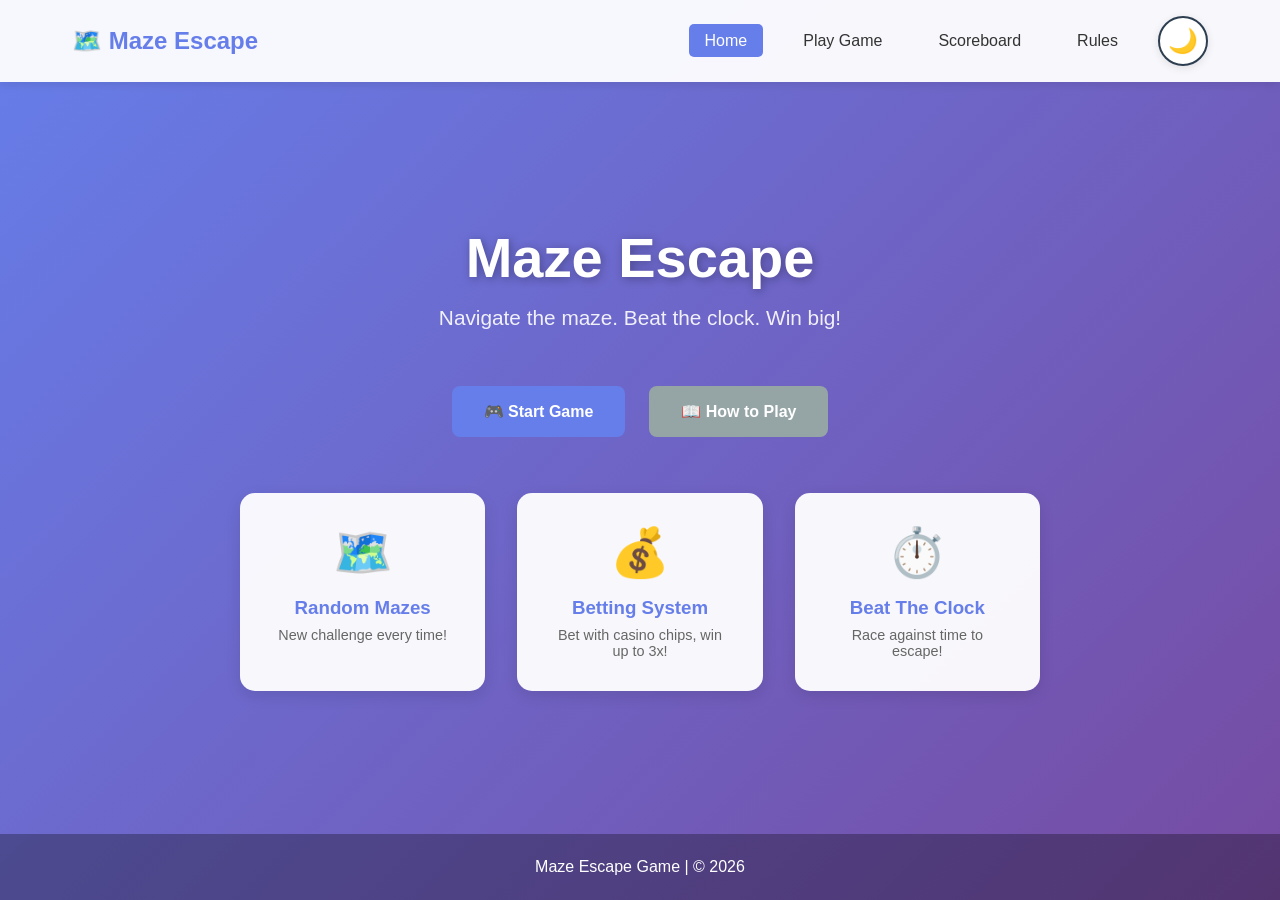
<file: index.html>
<!DOCTYPE html>
<html lang="en">
<head>
    <meta charset="UTF-8">
    <meta name="viewport" content="width=device-width, initial-scale=1.0">
    <title>Maze Escape - Home</title>
    <link rel="stylesheet" href="css/main.css">
    <link rel="stylesheet" href="css/home.css">
</head>
<body>
    <nav class="navbar">
        <div class="nav-container">
            <h1 class="nav-logo">🗺️ Maze Escape</h1>

            <!-- Hamburger button -->
            <button class="hamburger" id="hamburger" onclick="toggleMenu()" aria-label="Toggle menu">
                <span></span>
                <span></span>
                <span></span>
            </button>

            <ul class="nav-menu" id="nav-menu">
                <li><a href="index.html" class="active">Home</a></li>
                <li><a href="game.html">Play Game</a></li>
                <li><a href="scoreboard.html">Scoreboard</a></li>
                <li><a href="rules.html">Rules</a></li>
                <li><button class="theme-toggle" onclick="toggleTheme()" id="theme-toggle" title="Toggle Dark Mode">🌙</button></li>
            </ul>
        </div>
    </nav>

    <main class="home-container">
        <div class="hero-section">
            
            <h1 class="game-title">Maze Escape</h1>
            <p class="game-tagline">Navigate the maze. Beat the clock. Win big!</p>
            
            <div class="btn-group">
                <a href="game.html" class="btn btn-primary">🎮 Start Game</a>
                <a href="rules.html" class="btn btn-secondary">📖 How to Play</a>
            </div>
            
            <div class="features">
                <div class="feature">
                    <span class="feature-icon">🗺️</span>
                    <h3>Random Mazes</h3>
                    <p>New challenge every time!</p>
                </div>
                <div class="feature">
                    <span class="feature-icon">💰</span>
                    <h3>Betting System</h3>
                    <p>Bet with casino chips, win up to 3x!</p>
                </div>
                <div class="feature">
                    <span class="feature-icon">⏱️</span>
                    <h3>Beat The Clock</h3>
                    <p>Race against time to escape!</p>
                </div>
            </div>
        </div>
    </main>

    <footer class="footer">
        <p>Maze Escape Game | © 2026</p>
    </footer>

    <script src="js/main.js"></script>
</body>
</html>
</file>
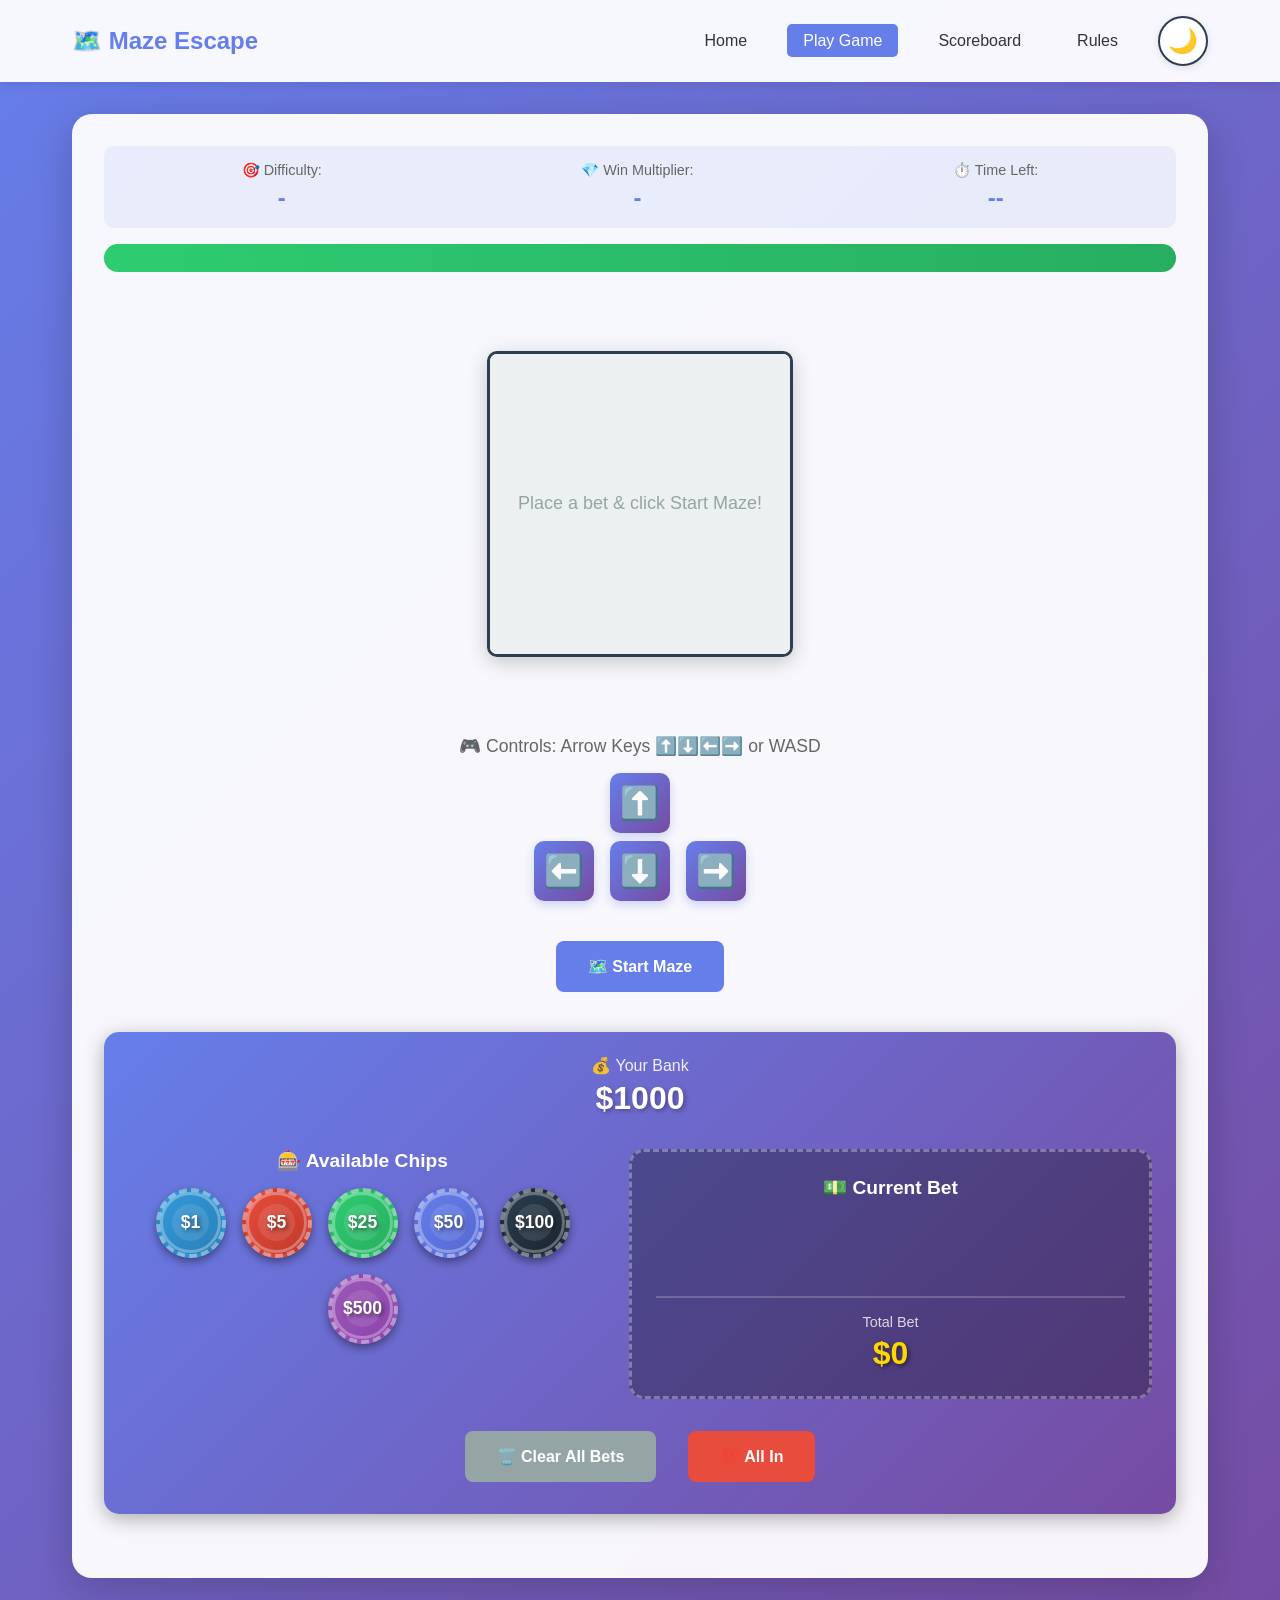
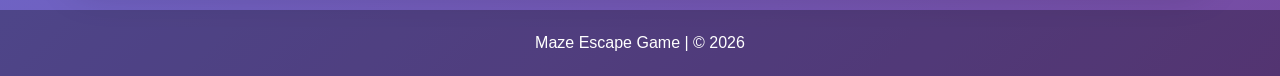
<file: game.html>
<!DOCTYPE html>
<html lang="en">

<head>
    <meta charset="UTF-8">
    <meta name="viewport" content="width=device-width, initial-scale=1.0">
    <title>Play Game</title>
    <link rel="stylesheet" href="css/main.css">
    <link rel="stylesheet" href="css/game.css">
</head>

<body>

    <nav class="navbar">
        <div class="nav-container">
            <h1 class="nav-logo">🗺️ Maze Escape</h1>

            <!-- Hamburger button -->
            <button class="hamburger" id="hamburger" onclick="toggleMenu()" aria-label="Toggle menu">
                <span></span>
                <span></span>
                <span></span>
            </button>

            <ul class="nav-menu" id="nav-menu">
                <li><a href="index.html">Home</a></li>
                <li><a href="game.html" class="active">Play Game</a></li>
                <li><a href="scoreboard.html">Scoreboard</a></li>
                <li><a href="rules.html">Rules</a></li>
                <li><button class="theme-toggle" onclick="toggleTheme()" id="theme-toggle" title="Toggle Dark Mode">🌙</button></li>
            </ul>
        </div>
    </nav>

    <main class="game-container">
        <div class="game-board">
            <!-- Maze Section  -->
            <div class="game-info-bar">
                <div class="info-item">
                    <span class="info-label">🎯 Difficulty:</span>
                    <span class="info-value" id="difficulty-display">-</span>
                </div>
                <div class="info-item">
                    <span class="info-label">💎 Win Multiplier:</span>
                    <span class="info-value" id="multiplier-display">-</span>
                </div>
                <div class="info-item">
                    <span class="info-label">⏱️ Time Left:</span>
                    <span class="info-value" id="time-display">--</span>
                </div>
            </div>

            <div class="timer-bar-container">
                <div class="timer-bar" id="timer-bar"></div>
            </div>

            <div class="maze-container">
                <canvas id="maze-canvas"></canvas>
            </div>

            <!-- <div class="game-status">
                <div id="game-message" class="message-box">
                    Place your bet and click "Start Maze" to begin!
                </div>
            </div> -->

            <div class="controls-section">
                <div class="keyboard-hint">
                    <p>🎮 Controls: Arrow Keys ⬆️⬇️⬅️➡️ or WASD</p>
                </div>

                <div class="control-buttons">
                    <button class="control-btn" onclick="movePlayer('up')">⬆️</button>
                </div>
                <div class="control-buttons-row">
                    <button class="control-btn" onclick="movePlayer('left')">⬅️</button>
                    <button class="control-btn" onclick="movePlayer('down')">⬇️</button>
                    <button class="control-btn" onclick="movePlayer('right')">➡️</button>
                </div>
            </div>

            <div class="game-controls">
                <button id="start-btn" class="btn btn-primary" onclick="startMaze()">🗺️ Start Maze</button>
            </div>

            <!-- Betting Section  -->
             <div class="betting-section">
                <div class="bank-display">
                    <div class="bank-label">💰 Your Bank</div>
                    <div class="bank-amount">$<span id="bank-amount">1000</span></div>
                </div>

                <div class="betting-area">
                    <!-- Available Chips -->
                     <div class="chips-available">
                        <h3>🎰 Available Chips</h3>
                        <div class="chips-container">
                            <div class="chip-stack">
                                <div class="chip chip-1" id="chip-1" onclick="addChipToBet(1)">
                                    <span>$1</span>
                                </div>
                            </div>

                            <div class="chip-stack">
                                <div class="chip chip-5" id="chip-5" onclick="addChipToBet(5)">
                                    <span>$5</span>
                                </div>
                            </div>

                            <div class="chip-stack">
                                <div class="chip chip-25" id="chip-25" onclick="addChipToBet(25)">
                                    <span>$25</span>
                                </div>
                            </div>

                            <div class="chip-stack">
                                <div class="chip chip-50" id="chip-50" onclick="addChipToBet(50)">
                                    <span>$50</span>
                                </div>
                            </div>

                            <div class="chip-stack">
                                <div class="chip chip-100" id="chip-100" onclick="addChipToBet(100)">
                                    <span>$100</span>
                                </div>
                            </div>

                            <div class="chip-stack">
                                <div class="chip chip-500" id="chip-500" onclick="addChipToBet(500)">
                                    <span>$500</span>
                                </div>
                            </div>
                        </div>
                     </div>

                    <!-- Current Bet Area  -->
                     <div class="current-bet-area">
                        <h3>💵 Current Bet</h3>
                        <div class="bet-chips-display" id="bet-chips-display">
                                <!-- Dynamically added chips will appear here -->
                        </div>
                        <div class="bet-total-display">
                            <div class="bet-total-label">Total Bet</div>
                            <div class="bet-total-amount">$<span id="bet-total">0</span></div>
                        </div>
                     </div>
                </div>

                <div class="bet-controls">
                    <button onclick="clearAllBets()" class="btn btn-secondary">🗑️ Clear All Bets</button>
                    <button onclick="allIn()" class="btn btn-danger">💯 All In</button>
                </div>
             </div>
        </div>
    </main>

    <footer class="footer">
        <p>Maze Escape Game | © 2026</p>
    </footer>

    <script src="js/main.js"></script>
    <script src="js/game.js"></script>

</body>

</html>
</file>
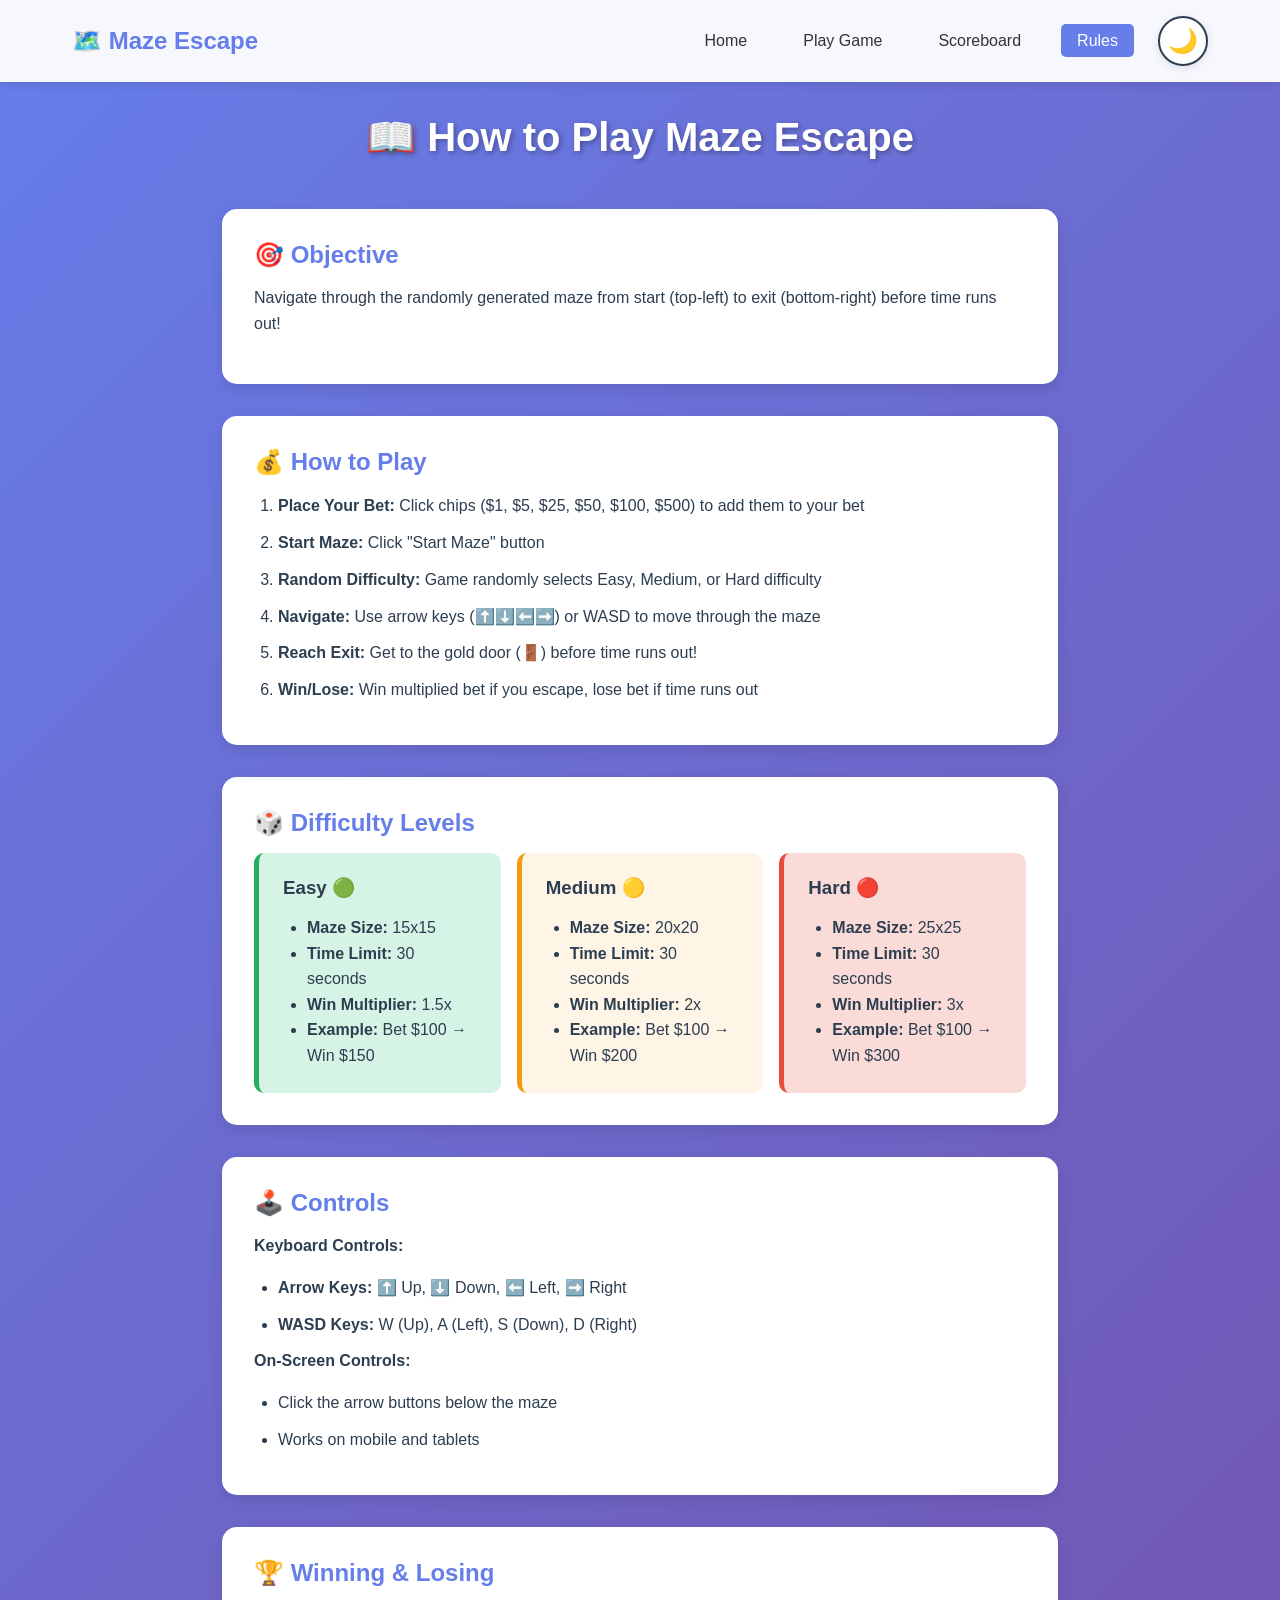
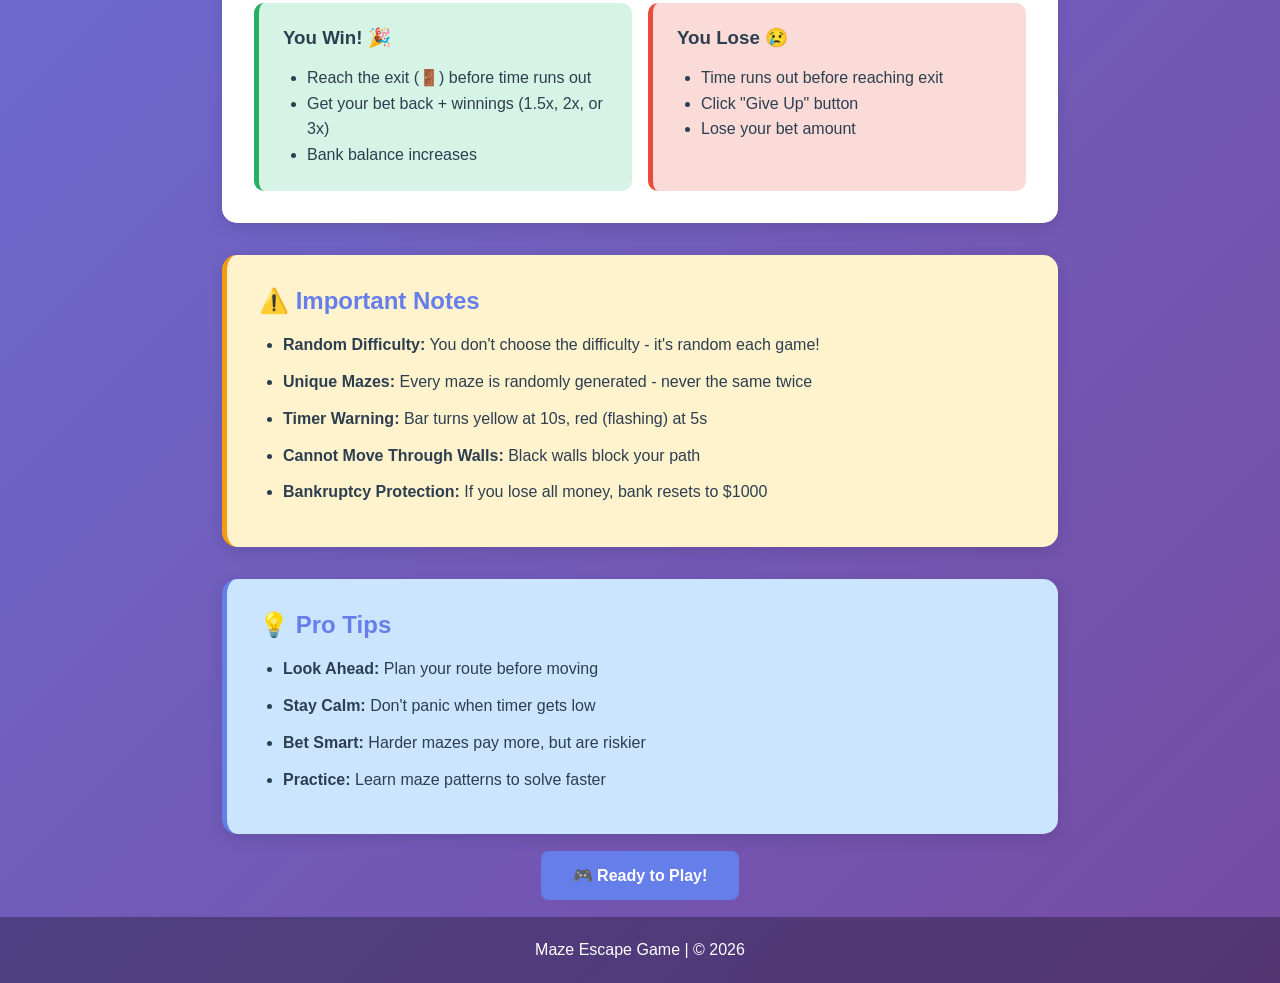
<file: rules.html>
<!DOCTYPE html>
<html lang="en">

<head>
    <meta charset="UTF-8">
    <meta name="viewport" content="width=device-width, initial-scale=1.0">
    <title>Rules</title>
    <link rel="stylesheet" href="css/main.css">
    <link rel="stylesheet" href="css/rules.css">
</head>

<body>

    <nav class="navbar">
        <div class="nav-container">
            <h1 class="nav-logo">🗺️ Maze Escape</h1>

            <!-- Hamburger button -->
            <button class="hamburger" id="hamburger" onclick="toggleMenu()" aria-label="Toggle menu">
                <span></span>
                <span></span>
                <span></span>
            </button>

            <ul class="nav-menu" id="nav-menu">
                <li><a href="index.html">Home</a></li>
                <li><a href="game.html">Play Game</a></li>
                <li><a href="scoreboard.html">Scoreboard</a></li>
                <li><a href="rules.html" class="active">Rules</a></li>
                <li><button class="theme-toggle" onclick="toggleTheme()" id="theme-toggle"
                        title="Toggle Dark Mode">🌙</button></li>
            </ul>
        </div>
    </nav>

    <main class="rules-container">
        <h1 class="page-title">📖 How to Play Maze Escape</h1>

        <div class="rule-section">
            <h2>🎯 Objective</h2>
            <p>Navigate through the randomly generated maze from start (top-left) to exit (bottom-right) before time
                runs out!</p>
        </div>

        <div class="rule-section">
            <h2>💰 How to Play</h2>
            <ol class="rules-list">
                <li><strong>Place Your Bet:</strong> Click chips ($1, $5, $25, $50, $100, $500) to add them to your bet
                </li>
                <li><strong>Start Maze:</strong> Click "Start Maze" button</li>
                <li><strong>Random Difficulty:</strong> Game randomly selects Easy, Medium, or Hard difficulty</li>
                <li><strong>Navigate:</strong> Use arrow keys (⬆️⬇️⬅️➡️) or WASD to move through the maze</li>
                <li><strong>Reach Exit:</strong> Get to the gold door (🚪) before time runs out!</li>
                <li><strong>Win/Lose:</strong> Win multiplied bet if you escape, lose bet if time runs out</li>
            </ol>
        </div>

        <div class="rule-section">
            <h2>🎲 Difficulty Levels</h2>
            <div class="outcome-grid">
                <div class="outcome-card win">
                    <h3>Easy 🟢</h3>
                    <ul>
                        <li><strong>Maze Size:</strong> 15x15</li>
                        <li><strong>Time Limit:</strong> 30 seconds</li>
                        <li><strong>Win Multiplier:</strong> 1.5x</li>
                        <li><strong>Example:</strong> Bet $100 → Win $150</li>
                    </ul>
                </div>
                <div class="outcome-card draw">
                    <h3>Medium 🟡</h3>
                    <ul>
                        <li><strong>Maze Size:</strong> 20x20</li>
                        <li><strong>Time Limit:</strong> 30 seconds</li>
                        <li><strong>Win Multiplier:</strong> 2x</li>
                        <li><strong>Example:</strong> Bet $100 → Win $200</li>
                    </ul>
                </div>
                <div class="outcome-card loss">
                    <h3>Hard 🔴</h3>
                    <ul>
                        <li><strong>Maze Size:</strong> 25x25</li>
                        <li><strong>Time Limit:</strong> 30 seconds</li>
                        <li><strong>Win Multiplier:</strong> 3x</li>
                        <li><strong>Example:</strong> Bet $100 → Win $300</li>
                    </ul>
                </div>
            </div>
        </div>

        <div class="rule-section">
            <h2>🕹️ Controls</h2>
            <p><strong>Keyboard Controls:</strong></p>
            <ul class="rules-list">
                <li><strong>Arrow Keys:</strong> ⬆️ Up, ⬇️ Down, ⬅️ Left, ➡️ Right</li>
                <li><strong>WASD Keys:</strong> W (Up), A (Left), S (Down), D (Right)</li>
            </ul>
            <p><strong>On-Screen Controls:</strong></p>
            <ul class="rules-list">
                <li>Click the arrow buttons below the maze</li>
                <li>Works on mobile and tablets</li>
            </ul>
        </div>

        <div class="rule-section">
            <h2>🏆 Winning & Losing</h2>
            <div class="outcome-grid">
                <div class="outcome-card win">
                    <h3>You Win! 🎉</h3>
                    <ul>
                        <li>Reach the exit (🚪) before time runs out</li>
                        <li>Get your bet back + winnings (1.5x, 2x, or 3x)</li>
                        <li>Bank balance increases</li>
                    </ul>
                </div>
                <div class="outcome-card loss">
                    <h3>You Lose 😢</h3>
                    <ul>
                        <li>Time runs out before reaching exit</li>
                        <li>Click "Give Up" button</li>
                        <li>Lose your bet amount</li>
                    </ul>
                </div>
            </div>
        </div>

        <div class="rule-section warning">
            <h2>⚠️ Important Notes</h2>
            <ul class="rules-list">
                <li><strong>Random Difficulty:</strong> You don't choose the difficulty - it's random each game!</li>
                <li><strong>Unique Mazes:</strong> Every maze is randomly generated - never the same twice</li>
                <li><strong>Timer Warning:</strong> Bar turns yellow at 10s, red (flashing) at 5s</li>
                <li><strong>Cannot Move Through Walls:</strong> Black walls block your path</li>
                <li><strong>Bankruptcy Protection:</strong> If you lose all money, bank resets to $1000</li>
            </ul>
        </div>

        <div class="rule-section info">
            <h2>💡 Pro Tips</h2>
            <ul class="rules-list">
                <li><strong>Look Ahead:</strong> Plan your route before moving</li>
                <li><strong>Stay Calm:</strong> Don't panic when timer gets low</li>
                <li><strong>Bet Smart:</strong> Harder mazes pay more, but are riskier</li>
                <li><strong>Practice:</strong> Learn maze patterns to solve faster</li>
            </ul>
        </div>

        <div style="text-align: center; margin-top: 2rem;">
            <a href="game.html" class="btn btn-primary">🎮 Ready to Play!</a>
        </div>
    </main>

    <footer class="footer">
        <p>Maze Escape Game | © 2026</p>
    </footer>

    <script src="js/main.js"></script>

</body>

</html>
</file>
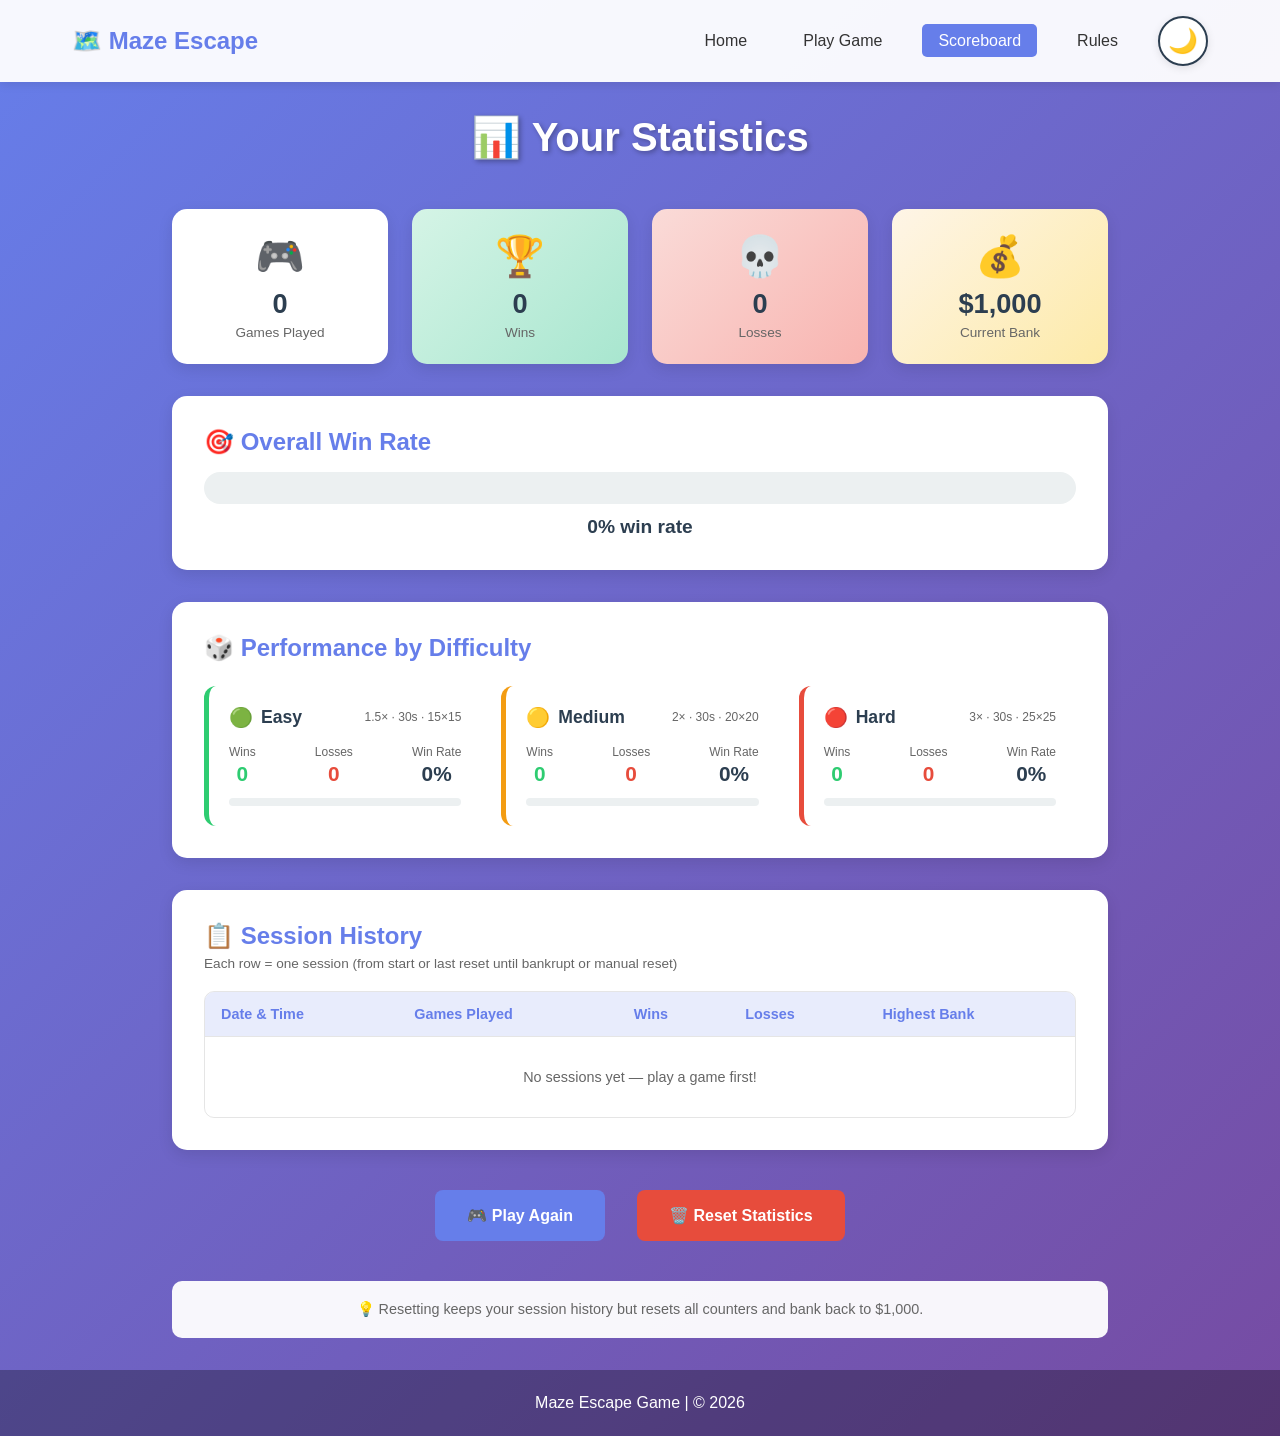
<file: scoreboard.html>
<!DOCTYPE html>
<html lang="en">
<head>
    <meta charset="UTF-8">
    <meta name="viewport" content="width=device-width, initial-scale=1.0">
    <title>Scoreboard</title>
    <link rel="stylesheet" href="css/main.css">
    <link rel="stylesheet" href="css/scoreboard.css">
</head>
<body>

    <nav class="navbar">
        <div class="nav-container">
            <h1 class="nav-logo">🗺️ Maze Escape</h1>
            <button class="hamburger" id="hamburger" onclick="toggleMenu()" aria-label="Toggle menu">
                <span></span><span></span><span></span>
            </button>
            <ul class="nav-menu" id="nav-menu">
                <li><a href="index.html">Home</a></li>
                <li><a href="game.html">Play Game</a></li>
                <li><a href="scoreboard.html" class="active">Scoreboard</a></li>
                <li><a href="rules.html">Rules</a></li>
                <li><button class="theme-toggle" onclick="toggleTheme()" id="theme-toggle" title="Toggle Dark Mode">🌙</button></li>
            </ul>
        </div>
    </nav>

    <main class="scoreboard-container">
        <h1 class="page-title">📊 Your Statistics</h1>

        <!-- Summary Cards -->
        <div class="stats-grid">
            <div class="stat-card">
                <div class="stat-icon">🎮</div>
                <div class="stat-number" id="total-games">0</div>
                <div class="stat-label">Games Played</div>
            </div>
            <div class="stat-card win">
                <div class="stat-icon">🏆</div>
                <div class="stat-number" id="player-wins">0</div>
                <div class="stat-label">Wins</div>
            </div>
            <div class="stat-card loss">
                <div class="stat-icon">💀</div>
                <div class="stat-number" id="player-losses">0</div>
                <div class="stat-label">Losses</div>
            </div>
            <div class="stat-card bank">
                <div class="stat-icon">💰</div>
                <div class="stat-number" id="current-bank">$1000</div>
                <div class="stat-label">Current Bank</div>
            </div>
        </div>

        <!-- Win Rate -->
        <div class="win-rate-section">
            <h2>🎯 Overall Win Rate</h2>
            <div class="progress-bar">
                <div id="win-rate-fill" class="progress-fill" style="width:0%"></div>
            </div>
            <p class="win-rate-text"><span id="win-percentage">0</span>% win rate</p>
        </div>

        <!-- Per-Difficulty Breakdown -->
        <div class="difficulty-section">
            <h2>🎲 Performance by Difficulty</h2>
            <div class="difficulty-grid">

                <div class="diff-card diff-easy">
                    <div class="diff-header">
                        <span class="diff-emoji">🟢</span>
                        <span class="diff-name">Easy</span>
                        <span class="diff-meta">1.5× · 30s · 15×15</span>
                    </div>
                    <div class="diff-stats">
                        <div class="diff-stat">
                            <span class="diff-stat-label">Wins</span>
                            <span class="diff-stat-value win-color" id="diff-easy-wins">0</span>
                        </div>
                        <div class="diff-stat">
                            <span class="diff-stat-label">Losses</span>
                            <span class="diff-stat-value loss-color" id="diff-easy-losses">0</span>
                        </div>
                        <div class="diff-stat">
                            <span class="diff-stat-label">Win Rate</span>
                            <span class="diff-stat-value" id="diff-easy-rate">0%</span>
                        </div>
                    </div>
                    <div class="diff-bar-wrap">
                        <div class="diff-bar diff-bar-easy" id="diff-easy-bar" style="width:0%"></div>
                    </div>
                </div>

                <div class="diff-card diff-medium">
                    <div class="diff-header">
                        <span class="diff-emoji">🟡</span>
                        <span class="diff-name">Medium</span>
                        <span class="diff-meta">2× · 30s · 20×20</span>
                    </div>
                    <div class="diff-stats">
                        <div class="diff-stat">
                            <span class="diff-stat-label">Wins</span>
                            <span class="diff-stat-value win-color" id="diff-medium-wins">0</span>
                        </div>
                        <div class="diff-stat">
                            <span class="diff-stat-label">Losses</span>
                            <span class="diff-stat-value loss-color" id="diff-medium-losses">0</span>
                        </div>
                        <div class="diff-stat">
                            <span class="diff-stat-label">Win Rate</span>
                            <span class="diff-stat-value" id="diff-medium-rate">0%</span>
                        </div>
                    </div>
                    <div class="diff-bar-wrap">
                        <div class="diff-bar diff-bar-medium" id="diff-medium-bar" style="width:0%"></div>
                    </div>
                </div>

                <div class="diff-card diff-hard">
                    <div class="diff-header">
                        <span class="diff-emoji">🔴</span>
                        <span class="diff-name">Hard</span>
                        <span class="diff-meta">3× · 30s · 25×25</span>
                    </div>
                    <div class="diff-stats">
                        <div class="diff-stat">
                            <span class="diff-stat-label">Wins</span>
                            <span class="diff-stat-value win-color" id="diff-hard-wins">0</span>
                        </div>
                        <div class="diff-stat">
                            <span class="diff-stat-label">Losses</span>
                            <span class="diff-stat-value loss-color" id="diff-hard-losses">0</span>
                        </div>
                        <div class="diff-stat">
                            <span class="diff-stat-label">Win Rate</span>
                            <span class="diff-stat-value" id="diff-hard-rate">0%</span>
                        </div>
                    </div>
                    <div class="diff-bar-wrap">
                        <div class="diff-bar diff-bar-hard" id="diff-hard-bar" style="width:0%"></div>
                    </div>
                </div>

            </div>
        </div>

        <!-- Session History Table -->
        <div class="history-section">
            <h2>📋 Session History</h2>
            <p class="history-hint">Each row = one session (from start or last reset until bankrupt or manual reset)</p>
            <div class="history-table-wrap">
                <table class="history-table">
                    <thead>
                        <tr>
                            <th>Date &amp; Time</th>
                            <th>Games Played</th>
                            <th>Wins</th>
                            <th>Losses</th>
                            <th>Highest Bank</th>
                        </tr>
                    </thead>
                    <tbody id="history-body">
                        <tr>
                            <td colspan="5" style="text-align:center;color:var(--text-secondary);padding:2rem;">
                                No sessions yet — play a game first!
                            </td>
                        </tr>
                    </tbody>
                </table>
            </div>
        </div>

        <!-- Actions -->
        <div class="scoreboard-actions">
            <a href="game.html" class="btn btn-primary" style="font-weight: bold; color: white;">🎮 Play Again</a>
            <button class="btn btn-danger" onclick="resetStats()">🗑️ Reset Statistics</button>
        </div>

        <div class="info-box">
            <p>💡 Resetting keeps your session history but resets all counters and bank back to $1,000.</p>
        </div>
    </main>

    <footer class="footer">
        <p>Maze Escape Game | © 2026</p>
    </footer>

    <script src="js/main.js"></script>
    <script src="js/scoreboard.js"></script>
</body>
</html>
</file>
<file: css/main.css>
/* ===== RESET & BASE ===== */
* {
    margin: 0;
    padding: 0;
    box-sizing: border-box;
}

:root {
    /* Light Mode Colors */
    --bg-gradient-start: #667eea;
    --bg-gradient-end: #764ba2;
    --nav-bg: rgba(255, 255, 255, 0.95);
    --nav-text: #333;
    --card-bg: white;
    --card-border: #2c3e50;
    --text-primary: #2c3e50;
    --text-secondary: #666;
    --section-bg: white;
    --section-bg-alt: rgba(255, 255, 255, 0.95);
    --message-bg: #ecf0f1;
    --shadow-color: rgba(0, 0, 0, 0.1);
    --shadow-color-heavy: rgba(0, 0, 0, 0.2);
}

[data-theme="dark"] {
    /* Dark Mode Colors */
    --bg-gradient-start: #1a1a2e;
    --bg-gradient-end: #16213e;
    --nav-bg: rgba(30, 30, 46, 0.95);
    --nav-text: #e0e0e0;
    --card-bg: #4f4f58;
    --card-border: #4a4a6a;
    --text-primary: #e0e0e0;
    --text-secondary: #b0b0b0;
    --section-bg: #1e1e2e;
    --section-bg-alt: rgba(30, 30, 46, 0.95);
    --message-bg: #2d2d44;
    --shadow-color: rgba(0, 0, 0, 0.3);
    --shadow-color-heavy: rgba(0, 0, 0, 0.5);
}

body {
    font-family: 'Segoe UI', Tahoma, Geneva, Verdana, sans-serif;
    background: linear-gradient(135deg, var(--bg-gradient-start) 0%, var(--bg-gradient-end) 100%);
    min-height: 100vh;
    color: var(--text-primary);
    transition: background 0.3s ease;
    display: flex;
    flex-direction: column;
}

/* ===== NAVIGATION ===== */
.navbar {
    background: var(--nav-bg);
    box-shadow: 0 2px 10px var(--shadow-color);
    position: sticky;
    top: 0;
    z-index: 100;
    transition: background 0.3s ease;
}

.nav-container {
    max-width: 1200px;
    margin: 0 auto;
    padding: 1rem 2rem;
    display: flex;
    justify-content: space-between;
    align-items: center;
    flex-wrap: wrap;
}

.nav-logo {
    font-size: 1.5rem;
    color: #667eea;
    font-weight: bold;
}

.nav-menu {
    display: flex;
    list-style: none;
    gap: 1.5rem;
    flex-wrap: wrap;
    align-items: center;
}

.nav-menu a {
    text-decoration: none;
    color: var(--nav-text);
    font-weight: 500;
    padding: 0.5rem 1rem;
    border-radius: 5px;
    transition: all 0.3s;
}

.nav-menu a:hover {
    background: #667eea;
    color: white;
}

.nav-menu a.active {
    background: #667eea;
    color: white;
}


.theme-toggle {
    background: var(--card-bg);
    border: 2px solid var(--card-border);
    color: var(--text-primary);
    width: 50px;
    height: 50px;
    border-radius: 50%;
    display: flex;
    align-items: center;
    justify-content: center;
    cursor: pointer;
    font-size: 1.5rem;
    transition: all 0.3s;
    box-shadow: 0 2px 8px var(--shadow-color);
}

.theme-toggle:hover {
    transform: rotate(180deg) scale(1.1);
    box-shadow: 0 4px 12px var(--shadow-color-heavy);
}


.btn {
    padding: 1rem 2rem;
    border: none;
    border-radius: 8px;
    font-size: 1rem;
    font-weight: 600;
    cursor: pointer;
    transition: all 0.3s;
    margin: 0.5rem;
    text-decoration: none;
}

.btn-primary {
    background: #667eea;
    color: white;
}

.btn-primary:hover {
    background: #5568d3;
    transform: translateY(-2px);
    box-shadow: 0 5px 15px rgba(102, 126, 234, 0.4);
}

.btn-secondary {
    background: #95a5a6;
    color: white;
}

.btn-secondary:hover {
    background: #7f8c8d;
}

.btn-success {
    background: #2ecc71;
    color: white;
}

.btn-success:hover {
    background: #27ae60;
}

.btn-warning {
    background: #f39c12;
    color: white;
}

.btn-warning:hover {
    background: #e67e22;
}

.btn-danger {
    background: #e74c3c;
    color: white;
}

.btn:disabled {
    opacity: 0.5;
    cursor: not-allowed;
    transform: none !important;
}


.footer {
    background: rgba(0,0,0,0.3);
    color: white;
    text-align: center;
    padding: 1.5rem;
    margin-top: auto;
}


.hamburger {
    display: none;
    flex-direction: column;
    justify-content: center;
    gap: 5px;
    background: none;
    border: none;
    cursor: pointer;
    padding: 6px;
    border-radius: 6px;
    transition: background 0.2s;
}

.hamburger:hover {
    background: rgba(102, 126, 234, 0.1);
}

.hamburger span {
    display: block;
    width: 24px;
    height: 2.5px;
    background: var(--nav-text);
    border-radius: 3px;
    transition: all 0.3s ease;
    transform-origin: center;
}

/* animation  */
.hamburger.active span:nth-child(1) {
    transform: translateY(7.5px) rotate(45deg);
}
.hamburger.active span:nth-child(2) {
    opacity: 0;
    transform: scaleX(0);
}
.hamburger.active span:nth-child(3) {
    transform: translateY(-7.5px) rotate(-45deg);
}

/* Responsive for mobile view  */
@media (max-width: 768px) {
    .nav-container {
        flex-wrap: nowrap;
        padding: 0.85rem 1.25rem;
        position: relative;
    }

    .hamburger {
        display: flex;
    }

    /* Hide nav menu by default on mobile */
    .nav-menu {
        display: none;
        flex-direction: column;
        gap: 0.25rem;
        position: absolute;
        top: 100%;
        left: 0;
        right: 0;
        background: var(--nav-bg);
        box-shadow: 0 8px 20px var(--shadow-color-heavy);
        padding: 1rem;
        z-index: 99;
        border-top: 1px solid rgba(102,126,234,0.15);
    }

    .nav-menu.open {
        display: flex;
    }

    .nav-menu li {
        width: 100%;
    }

    .nav-menu a {
        display: block;
        width: 100%;
        padding: 0.75rem 1rem;
        border-radius: 8px;
        font-size: 1rem;
        text-align: left;
    }

    /* Theme toggle sits at the bottom of the dropdown */
    .nav-menu li:last-child {
        border-top: 1px solid rgba(102,126,234,0.15);
        margin-top: 0.5rem;
        padding-top: 0.5rem;
        display: flex;
        justify-content: flex-start;
    }

    .theme-toggle {
        width: 42px;
        height: 42px;
        font-size: 1.3rem;
    }

    .btn {
        width: 100%;
        margin: 0;
    }
}
</file>
<file: css/home.css>
/* ===== HOME PAGE ===== */
.home-container {
    flex: 1;
    display: flex;
    align-items: center;
    justify-content: center;
    padding: 2rem;
}

.hero-section {
    text-align: center;
    max-width: 800px;
}

.btn-group {
    display: flex;
    flex-wrap: wrap;
    justify-content: center;
    gap: 0.5rem;
    margin-bottom: 1rem;
}

.cards-display {
    display: flex;
    justify-content: center;
    gap: 1rem;
    margin-bottom: 2rem;
}


.game-title {
    font-size: 3.5rem;
    color: white;
    margin-bottom: 1rem;
    text-shadow: 2px 2px 10px rgba(0,0,0,0.3);
}

.game-tagline {
    font-size: 1.3rem;
    color: rgba(255,255,255,0.9);
    margin-bottom: 3rem;
}

.features {
    display: grid;
    grid-template-columns: repeat(3, 1fr);
    gap: 2rem;
    margin-top: 3rem;
}

.feature {
    background: var(--section-bg-alt);
    padding: 2rem;
    border-radius: 15px;
    box-shadow: 0 5px 15px var(--shadow-color);
    transition: all 0.3s;
}

.feature-icon {
    font-size: 3rem;
    display: block;
    margin-bottom: 1rem;
}

.feature h3 {
    color: #667eea;
    margin-bottom: 0.5rem;
}

.feature p {
    color: var(--text-secondary);
    font-size: 0.9rem;
}

@media (max-width: 768px) {
    .game-title {
        font-size: 2.5rem;
    }

    /* Stack cards vertically */
    .cards-display {
        flex-direction: column;
        align-items: center;
        gap: 1.5rem;
        margin-bottom: 2rem;
    }

    .game-tagline {
        font-size: 1.1rem;
        margin-bottom: 2rem;
    }

    /* Stack buttons full width */
    .btn-group {
        flex-direction: column;
        align-items: stretch;
        padding: 0 1rem;
    }

    .features {
        grid-template-columns: 1fr;
        gap: 1rem;
        margin-top: 2rem;
    }

    .feature {
        padding: 1.5rem;
    }

    .feature-icon {
        font-size: 2.5rem;
    }
}
</file>
<file: css/game.css>
.game-container {
    flex: 1;
    padding: 2rem;
    max-width: 1200px;
    margin: 0 auto;
    width: 100%;
}

.game-board {
    background: var(--section-bg-alt);
    border-radius: 20px;
    padding: 2rem;
    box-shadow: 0 10px 40px var(--shadow-color-heavy);
    transition: all 0.3s;
}

/* .game-status {
    text-align: center;
    margin: 2rem 0;
}

.message-box {
    background: var(--message-bg);
    padding: 1.5rem;
    border-radius: 10px;
    font-size: 1.2rem;
    font-weight: 600;
    color: var(--text-primary);
    transition: all 0.3s ease;
} */

.game-controls {
    display: flex;
    justify-content: center;
    gap: 1rem;
    margin: 2rem 0;
    flex-wrap: wrap;
}


/* ===== Result Popup ===== */
.popup-overlay {
    position: fixed;
    inset: 0;
    background: rgba(0, 0, 0, 0.55);
    display: flex;
    align-items: center;
    justify-content: center;
    z-index: 1000;
    opacity: 0;
    transition: opacity 0.25s ease;
    padding: 1rem;
}

.popup-overlay.popup-visible {
    opacity: 1;
}

.popup-overlay.popup-hiding {
    opacity: 0;
}

.popup-box {
    background: var(--section-bg-alt);
    border-radius: 20px;
    padding: 2rem 2.5rem;
    text-align: center;
    box-shadow: 0 20px 60px rgba(0, 0, 0, 0.4);
    max-width: 340px;
    width: 100%;
    transform: scale(0.85) translateY(20px);
    transition: transform 0.3s cubic-bezier(0.34, 1.56, 0.64, 1);
}

.popup-visible .popup-box {
    transform: scale(1) translateY(0);
}

.popup-hiding .popup-box {
    transform: scale(0.9) translateY(10px);
}

.popup-emoji {
    font-size: 3.5rem;
    margin-bottom: 0.75rem;
    line-height: 1;
    animation: popEmoji 0.4s cubic-bezier(0.34, 1.56, 0.64, 1) 0.15s both;
}

@keyframes popEmoji {
    from {
        transform: scale(0) rotate(-15deg);
    }

    to {
        transform: scale(1) rotate(0deg);
    }
}

.popup-text {
    font-size: 1.1rem;
    font-weight: 600;
    color: var(--text-primary);
    margin-bottom: 1.5rem;
    line-height: 1.5;
}

.popup-win .popup-box {
    border-top: 5px solid #2ecc71;
}

.popup-lose .popup-box {
    border-top: 5px solid #e74c3c;
}

.popup-warning .popup-box {
    border-top: 5px solid #f39c12;
}

.popup-bankrupt .popup-box {
    border-top: 5px solid #9b59b6;
}

.popup-close {
    min-width: 100px;
    margin: 0;
}


/* ===== Result Popup =====  */
.game-info-bar {
    display: flex;
    justify-content: space-around;
    gap: 1rem;
    margin-bottom: 1rem;
    flex-wrap: wrap;
    padding: 1rem;
    background: rgba(102, 126, 234, 0.1);
    border-radius: 10px;
}

.info-item {
    text-align: center;
}

.info-label {
    display: block;
    font-size: 0.9rem;
    color: var(--text-secondary);
    margin-bottom: 0.3rem;
}

.info-value {
    display: block;
    font-size: 1.5rem;
    font-weight: bold;
    color: #667eea;
}

.info-value.easy {
    color: #2ecc71;
}

.info-value.medium {
    color: #f39c12;
}

.info-value.hard {
    color: #e74c3c;
}

/* ===== Timer Bar ===== */
.timer-bar-container {
    width: 100%;
    height: 28px;
    background: var(--message-bg);
    border-radius: 14px;
    overflow: hidden;
    margin-bottom: 1rem;
    box-shadow: inset 0 2px 4px rgba(0, 0, 0, 0.15);
}

.timer-bar {
    height: 100%;
    width: 100%;
    background: linear-gradient(90deg, #2ecc71 0%, #27ae60 100%);
    transition: width 0.1s linear, background 0.3s;
    display: flex;
    align-items: center;
    justify-content: center;
    color: white;
    font-weight: bold;
}

.timer-bar.warning {
    background: linear-gradient(90deg, #f39c12 0%, #e67e22 100%);
}

.timer-bar.danger {
    background: linear-gradient(90deg, #e74c3c 0%, #c0392b 100%);
    animation: pulse 0.5s infinite;
}

@keyframes pulse {

    0%,
    100% {
        opacity: 1;
    }

    50% {
        opacity: 0.7;
    }
}

/* ===== Maze Canvas ===== */
.maze-container {
    display: flex;
    justify-content: center;
    align-items: center;
    margin: 2rem 0;
    min-height: 400px;
}

#maze-canvas {
    border: 3px solid var(--card-border);
    border-radius: 10px;
    background: white;
    box-shadow: 0 5px 20px var(--shadow-color-heavy);
    max-width: 100%;
    height: auto;
}


/* ===== Controls Section ===== */
.controls-section {
    margin-top: 2rem;
}

.keyboard-hint {
    text-align: center;
    margin-bottom: 1rem;
    color: var(--text-secondary);
    font-size: 1.1rem;
}

.control-buttons {
    display: flex;
    justify-content: center;
    margin-bottom: 0.5rem;
}

.control-buttons-row {
    display: flex;
    justify-content: center;
    gap: 1rem;
}

.control-btn {
    width: 60px;
    height: 60px;
    font-size: 2rem;
    background: linear-gradient(135deg, #667eea 0%, #764ba2 100%);
    border: none;
    border-radius: 10px;
    color: white;
    cursor: pointer;
    transition: all 0.3s;
    box-shadow: 0 4px 10px rgba(102, 126, 234, 0.3);
}

.control-btn:hover {
    transform: translateY(-3px);
    box-shadow: 0 6px 15px rgba(102, 126, 234, 0.5);
}

.control-btn:active {
    transform: translateY(-7px);
}

/* ===== Betting Section ===== */
.betting-section {
    background: linear-gradient(135deg, #667eea 0%, #764ba2 100%);
    padding: 1.5rem;
    border-radius: 15px;
    margin-bottom: 2rem;
    box-shadow: 0 5px 20px rgba(0, 0, 0, 0.3);
}

.bet-chips-display {
    display: flex;
    flex-wrap: wrap;
    gap: 15px;
    justify-content: center;
    /* or flex-start */
    align-items: center;
}

.bet-chip-pile {
    position: relative;
    width: 70px;
    height: 70px;
}

.bank-display {
    text-align: center;
    margin-bottom: 1rem;
}

.bank-amount {
    font-size: 2rem;
    font-weight: bold;
    color: white;
    text-shadow: 2px 2px 4px rgba(0, 0, 0, 0.3);
}

.bank-label {
    color: rgba(255, 255, 255, 0.9);
    font-size: 1rem;
    margin-bottom: 0.3rem;
}

.betting-area {
    display: flex;
    justify-content: space-between;
    gap: 2rem;
    margin-top: 2rem;
    flex-wrap: wrap;
}

.chips-available {
    flex: 1;
    min-width: 300px;
}

.chips-available h3 {
    color: white;
    text-align: center;
    margin-bottom: 1rem;
    font-size: 1.2rem;
}

.chips-container {
    display: flex;
    justify-content: center;
    gap: 1rem;
    flex-wrap: wrap;
}

.chip-stack {
    position: relative;
    display: inline-block;
}

.chip {
    width: 70px;
    height: 70px;
    border-radius: 50%;
    display: flex;
    align-items: center;
    justify-content: center;
    font-size: 1.1rem;
    font-weight: bold;
    color: white;
    cursor: pointer;
    position: relative;
    transition: all 0.3s;
    box-shadow: 0 4px 8px rgba(0, 0, 0, 0.4);
    border: 4px dashed rgba(255, 255, 255, 0.4);
    user-select: none;
}

.chip::before {
    content: '';
    position: absolute;
    width: 90%;
    height: 90%;
    border-radius: 50%;
    border: 3px solid rgba(255, 255, 255, 0.3);
}

.chip::after {
    content: '';
    position: absolute;
    width: 60%;
    height: 60%;
    border-radius: 50%;
    background: rgba(255, 255, 255, 0.1);
}

.chip span {
    z-index: 1;
    text-shadow: 2px 2px 4px rgba(0, 0, 0, 0.5);
}

.chip:hover:not(.disabled) {
    transform: translateY(-5px) scale(1.05);
    box-shadow: 0 8px 16px rgba(0, 0, 0, 0.5);
}

.chip:active:not(.disabled) {
    transform: translateY(-2px) scale(1.02);
}

.chip.disabled {
    opacity: 0.3;
    cursor: not-allowed;
}

.chip.chip-1 {
    background: linear-gradient(135deg, #3498db 0%, #2980b9 100%);
}

.chip.chip-5 {
    background: linear-gradient(135deg, #e74c3c 0%, #c0392b 100%);
}

.chip.chip-25 {
    background: linear-gradient(135deg, #2ecc71 0%, #27ae60 100%);
}

.chip.chip-50 {
    background: linear-gradient(135deg, #667eea 0%, #5568d3 100%);
}

.chip.chip-100 {
    background: linear-gradient(135deg, #2c3e50 0%, #1a252f 100%);
}

.chip.chip-500 {
    background: linear-gradient(135deg, #9b59b6 0%, #8e44ad 100%);
}

.chip-count {
    position: absolute;
    top: -10px;
    right: -10px;
    background: #ffd700;
    color: #2c3e50;
    width: 28px;
    height: 28px;
    border-radius: 50%;
    display: flex;
    align-items: center;
    justify-content: center;
    font-size: 0.9rem;
    font-weight: bold;
    box-shadow: 0 2px 6px rgba(0, 0, 0, 0.3);
    z-index: 10;
}

.bet-controls {
    display: flex;
    justify-content: center;
    gap: 1rem;
    margin-top: 1.5rem;
    flex-wrap: wrap;
}

.bet-controls .btn {
    min-width: 120px;
}

/* Chip animation 
@keyframes chipToBet {
    0% {
        transform: scale(1) translateY(0);
        opacity: 1;
    }
    50% {
        transform: scale(1.3) translateY(-30px);
        opacity: 0.8;
    }
    100% {
        transform: scale(1) translateY(0);
        opacity: 1;
    }
}

.chip-animating {
    animation: chipToBet 0.5s ease-in-out;
}

*/


.current-bet-area {
    flex: 1;
    min-width: 300px;
    background: rgba(0, 0, 0, 0.3);
    border: 3px dashed rgba(255, 255, 255, 0.3);
    border-radius: 15px;
    padding: 1.5rem;
    min-height: 250px;
    display: flex;
    flex-direction: column;
    justify-content: space-between;
}

.current-bet-area h3 {
    color: white;
    text-align: center;
    margin-bottom: 1rem;
    font-size: 1.2rem;
}

.bet-total-display {
    text-align: center;
    margin-top: 1rem;
    padding-top: 1rem;
    border-top: 2px solid rgba(255, 255, 255, 0.2);
}

.bet-total-label {
    color: rgba(255, 255, 255, 0.8);
    font-size: 0.9rem;
    margin-bottom: 0.3rem;
}

.bet-total-amount {
    font-size: 2rem;
    font-weight: bold;
    color: #ffd700;
    text-shadow: 2px 2px 4px rgba(0, 0, 0, 0.5);
}

/* ===== Responsive ===== */
@media (max-width: 768px) {
    .game-container {
        padding: 1rem;
    }

    .game-board {
        padding: 1rem;
    }

    .maze-container {
        min-height: 250px;
        margin: 1rem 0;
    }

    #maze-canvas {
        max-width: 100%;
    }

    .control-btn {
        width: 50px;
        height: 50px;
        font-size: 1.5rem;
    }

    .betting-section {
        padding: 1rem;
        margin-bottom: 1rem;
    }

    .betting-area {
        flex-direction: column;
        gap: 1rem;
    }

    .chips-available,
    .current-bet-area {
        min-width: unset;
        width: 100%;
    }

    /* Chips in a 3x2 grid */
    .chips-container {
        display: flex;
        flex-wrap: wrap;
        justify-content: center;
        gap: 0.75rem;
    }

    .chip {
        width: 60px;
        height: 60px;
        font-size: 0.95rem;
    }

    .bank-amount {
        font-size: 1.6rem;
    }

    .bet-total-amount {
        font-size: 1.6rem;
    }

    .bet-controls {
        flex-direction: column;
        align-items: stretch;
    }

    .bet-controls .btn {
        width: 100%;
    }

    .game-info-bar {
        gap: 0.5rem;
        padding: 0.75rem;
    }

    .info-value {
        font-size: 1.1rem;
    }
}
</file>
<file: css/rules.css>
/* ===== RULES PAGE ===== */
.rules-container {
    flex: 1;
    padding: 2rem;
    max-width: 900px;
    margin: 0 auto;
    width: 100%;
}

.page-title {
    text-align: center;
    color: white;
    font-size: 2.5rem;
    margin-bottom: 3rem;
    text-shadow: 2px 2px 5px rgba(0,0,0,0.3);
}

.rule-section {
    background: var(--section-bg);
    padding: 2rem;
    border-radius: 15px;
    margin-bottom: 2rem;
    box-shadow: 0 5px 15px var(--shadow-color);
    transition: all 0.3s;
}

.rule-section h2 {
    color: #667eea;
    margin-bottom: 1rem;
}

.rule-section p {
    line-height: 1.6;
    color: var(--text-primary);
    margin-bottom: 1rem;
}

.rules-list {
    margin-left: 1.5rem;
    line-height: 1.8;
    color: var(--text-primary);
}

.rules-list li {
    margin-bottom: 0.5rem;
}

.outcome-grid {
    display: grid;
    grid-template-columns: repeat(auto-fit, minmax(200px, 1fr));
    gap: 1rem;
    margin-top: 1rem;
}

.outcome-card {
    padding: 1.5rem;
    border-radius: 10px;
    border-left: 5px solid;
}

.outcome-card.win {
    background: #d5f4e6;
    border-color: #27ae60;
}

[data-theme="dark"] .outcome-card.win {
    background: #2d5a3d;
    border-color: #27ae60;
}

.outcome-card.loss {
    background: #fadbd8;
    border-color: #e74c3c;
}

[data-theme="dark"] .outcome-card.loss {
    background: #5a2d2d;
    border-color: #e74c3c;
}

.outcome-card.draw {
    background: #fef5e7;
    border-color: #f39c12;
}

[data-theme="dark"] .outcome-card.draw {
    background: #5a4d2d;
    border-color: #f39c12;
}

.outcome-card h3 {
    margin-bottom: 1rem;
    color: var(--text-primary);
}

.outcome-card ul {
    margin-left: 1.5rem;
    line-height: 1.6;
    color: var(--text-primary);
}

.rule-section.warning {
    background: #fff3cd;
    border-left: 5px solid #f39c12;
}

[data-theme="dark"] .rule-section.warning {
    background: #3d3520;
    border-left: 5px solid #f39c12;
}

.rule-section.info {
    background: #cce5ff;
    border-left: 5px solid #667eea;
}

[data-theme="dark"] .rule-section.info {
    background: #1e2a3d;
    border-left: 5px solid #667eea;
}
</file>
<file: css/scoreboard.css>
/* ===== SCOREBOARD PAGE ===== */
.scoreboard-container {
    flex: 1;
    padding: 2rem;
    max-width: 1000px;
    margin: 0 auto;
    width: 100%;
}

.page-title {
    text-align: center;
    color: white;
    font-size: 2.5rem;
    margin-bottom: 3rem;
    text-shadow: 2px 2px 5px rgba(0,0,0,0.3);
}

/* Summary Cards */
.stats-grid {
    display: grid;
    grid-template-columns: repeat(auto-fit, minmax(160px, 1fr));
    gap: 1.5rem;
    margin-bottom: 2rem;
}

.stat-card {
    background: var(--section-bg);
    padding: 1.5rem;
    border-radius: 15px;
    text-align: center;
    box-shadow: 0 5px 15px var(--shadow-color);
    transition: transform 0.3s;
}

.stat-card:hover { transform: translateY(-5px); }

.stat-card.win  { background: linear-gradient(135deg, #d5f4e6 0%, #a8e6cf 100%); }
.stat-card.loss { background: linear-gradient(135deg, #fadbd8 0%, #f8b4b0 100%); }
.stat-card.bank { background: linear-gradient(135deg, #fef5e7 0%, #fdeaa8 100%); }

[data-theme="dark"] .stat-card.win  { background: linear-gradient(135deg, #2d5a3d 0%, #1e4a2f 100%); }
[data-theme="dark"] .stat-card.loss { background: linear-gradient(135deg, #5a2d2d 0%, #4a1e1e 100%); }
[data-theme="dark"] .stat-card.bank { background: linear-gradient(135deg, #5a4d2d 0%, #4a3e1e 100%); }

.stat-icon   { font-size: 2.5rem; margin-bottom: 0.5rem; }
.stat-number { font-size: 1.7rem; font-weight: bold; color: var(--text-primary); margin-bottom: 0.3rem; }
.stat-label  { font-size: 0.85rem; color: var(--text-secondary); font-weight: 500; }

/* Win Rate */
.win-rate-section {
    background: var(--section-bg);
    padding: 2rem;
    border-radius: 15px;
    margin-bottom: 2rem;
    box-shadow: 0 5px 15px var(--shadow-color);
}

.win-rate-section h2 { color: #667eea; margin-bottom: 1rem; }

.progress-bar {
    background: var(--message-bg);
    height: 32px;
    border-radius: 16px;
    overflow: hidden;
    margin-bottom: 0.75rem;
}

.progress-fill {
    background: linear-gradient(90deg, #667eea 0%, #764ba2 100%);
    height: 100%;
    border-radius: 16px;
    transition: width 0.6s ease;
}

.win-rate-text {
    text-align: center;
    font-size: 1.2rem;
    color: var(--text-primary);
    font-weight: 600;
}

/* Difficulty Breakdown */
.difficulty-section {
    background: var(--section-bg);
    padding: 2rem;
    border-radius: 15px;
    margin-bottom: 2rem;
    box-shadow: 0 5px 15px var(--shadow-color);
}

.difficulty-section h2 { color: #667eea; margin-bottom: 1.5rem; }

.difficulty-grid {
    display: grid;
    grid-template-columns: repeat(auto-fit, minmax(240px, 1fr));
    gap: 1.25rem;
}

.diff-card {
    border-radius: 12px;
    padding: 1.25rem;
    border-left: 5px solid;
    background: var(--section-bg-alt);
    transition: transform 0.3s;
}

.diff-card:hover { transform: translateY(-3px); }

.diff-easy   { border-color: #2ecc71; }
.diff-medium { border-color: #f39c12; }
.diff-hard   { border-color: #e74c3c; }

.diff-header {
    display: flex;
    align-items: center;
    gap: 0.5rem;
    margin-bottom: 1rem;
}

.diff-emoji { font-size: 1.2rem; }
.diff-name  { font-size: 1.1rem; font-weight: 700; color: var(--text-primary); flex: 1; }
.diff-meta  { font-size: 0.75rem; color: var(--text-secondary); }

.diff-stats {
    display: flex;
    justify-content: space-between;
    margin-bottom: 0.75rem;
}

.diff-stat       { text-align: center; }
.diff-stat-label { display: block; font-size: 0.75rem; color: var(--text-secondary); margin-bottom: 0.2rem; }
.diff-stat-value { display: block; font-size: 1.3rem; font-weight: 700; color: var(--text-primary); }

.win-color  { color: #2ecc71 !important; }
.loss-color { color: #e74c3c !important; }

.diff-bar-wrap {
    height: 8px;
    background: var(--message-bg);
    border-radius: 4px;
    overflow: hidden;
}

.diff-bar { height: 100%; border-radius: 4px; transition: width 0.6s ease; }
.diff-bar-easy   { background: #2ecc71; }
.diff-bar-medium { background: #f39c12; }
.diff-bar-hard   { background: #e74c3c; }

/* Session History */
.history-section {
    background: var(--section-bg);
    padding: 2rem;
    border-radius: 15px;
    margin-bottom: 2rem;
    box-shadow: 0 5px 15px var(--shadow-color);
}

.history-section h2  { color: #667eea; margin-bottom: 0.4rem; }

.history-hint {
    font-size: 0.85rem;
    color: var(--text-secondary);
    margin-bottom: 1.25rem;
}

.history-table-wrap {
    overflow-x: auto;
    border-radius: 10px;
    border: 1px solid var(--shadow-color);
}

.history-table {
    width: 100%;
    border-collapse: collapse;
    font-size: 0.9rem;
}

.history-table th {
    background: rgba(102, 126, 234, 0.15);
    color: #667eea;
    font-weight: 700;
    padding: 0.85rem 1rem;
    text-align: left;
    white-space: nowrap;
}

.history-table td {
    padding: 0.75rem 1rem;
    border-top: 1px solid var(--shadow-color);
    color: var(--text-primary);
}

.top-bank {
    background: linear-gradient(135deg, #dcc027, #f39c12);
    -webkit-background-clip: text;
    -webkit-text-fill-color: transparent;
    font-size: 1.1rem;
}

.history-table tbody tr:hover { background: rgba(102, 126, 234, 0.05); }

.time-sub       { font-size: 0.78rem; color: var(--text-secondary); }
.highlight-bank { font-weight: 700; color: #f39c12; }

/* Actions */
.scoreboard-actions {
    display: flex;
    justify-content: center;
    gap: 1rem;
    margin-bottom: 2rem;
    flex-wrap: wrap;
}

.scoreboard-actions a{
    text-decoration: none;
    color: inherit; 
}

.info-box {
    background: var(--section-bg-alt);
    padding: 1.25rem 1.5rem;
    border-radius: 10px;
    text-align: center;
    color: var(--text-secondary);
    font-size: 0.9rem;
}

/* Responsive */
@media (max-width: 768px) {
    .scoreboard-container { padding: 1rem; }
    .page-title           { font-size: 1.8rem; margin-bottom: 1.5rem; }
    .stats-grid           { grid-template-columns: repeat(2, 1fr); gap: 1rem; }
    .stat-card            { padding: 1rem; }
    .stat-icon            { font-size: 2rem; }
    .stat-number          { font-size: 1.7rem; }
    .difficulty-grid      { grid-template-columns: 1fr; }
    .history-section,
    .win-rate-section,
    .difficulty-section   { padding: 1.25rem; }
    .scoreboard-actions   { flex-direction: column; align-items: stretch; }
    .scoreboard-actions .btn { width: 100%; margin: 0; }
}
</file>
